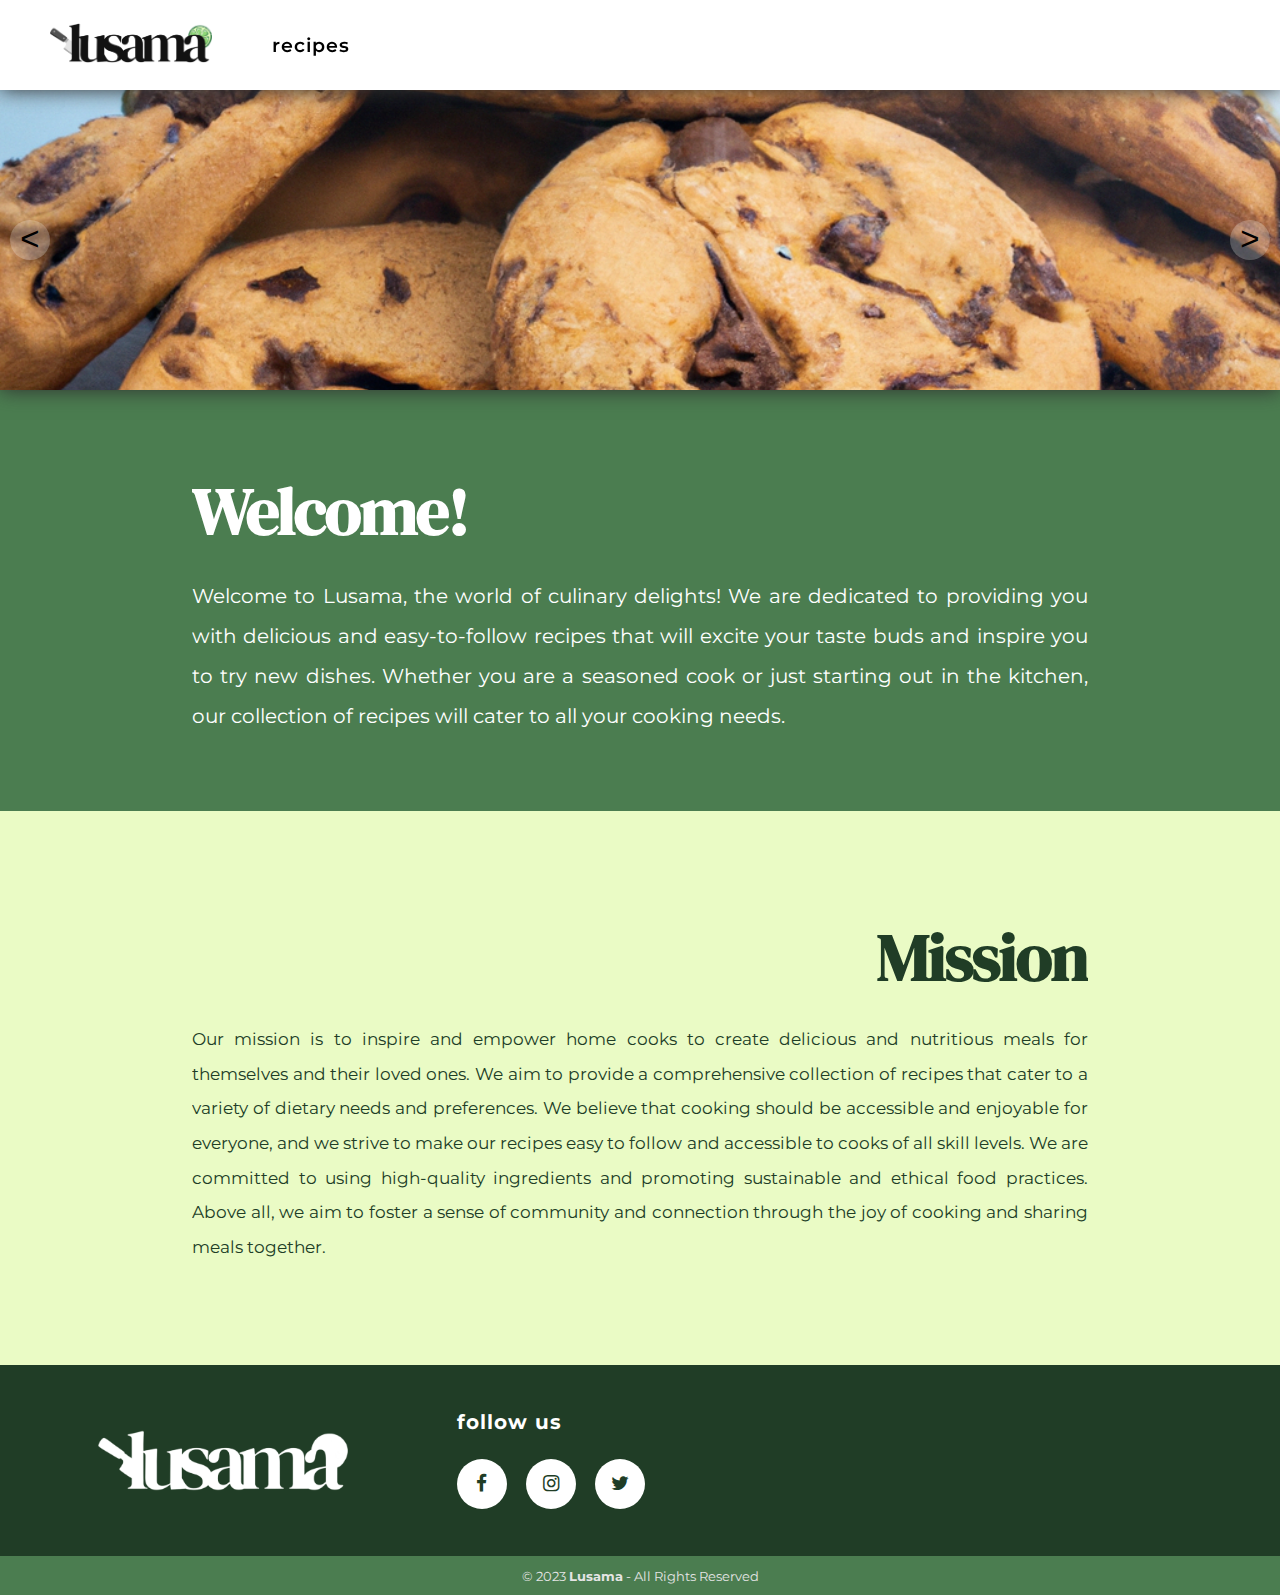
<file: index.html>
<!DOCTYPE html>
<html lang="en">
<head>
    <meta charset="UTF-8">
    <title>Lusama</title>
    <link rel="icon" type="image/x-icon" href="img/favicon.ico">
    <meta http-equiv="X-UA-Compatible" content="IE=edge">
    <meta name="viewport" content="width=device-width, initial-scale=1.0">
    <link rel="stylesheet" href="style.css">
    <link rel="preconnect" href="https://fonts.googleapis.com">
    <link rel="preconnect" href="https://fonts.gstatic.com" crossorigin>
    <link href="https://fonts.googleapis.com/css2?family=DM+Serif+Display:ital@0;1&family=Montserrat:ital,wght@0,100;0,200;0,300;0,400;0,500;0,600;1,100;1,200;1,300;1,400;1,500;1,600&display=swap" rel="stylesheet"> 
    <link rel="stylesheet" href="https://cdnjs.cloudflare.com/ajax/libs/font-awesome/4.7.0/css/font-awesome.min.css"> 
    <meta name="description" content="The best easy kitchen recipes">
    <meta name="keywords" content="recipes, kitchen, cooking">
</head>
<body>
    <nav class="navbar">
        <a href="index.html"><img src="img/logo.png" alt="Lusama" class="logo"></a>
        <ul class="nav">
            <li><a href="Recipes/recipes.html">RECIPES</a></li>
        </ul>
    </nav>

    <div class="container-slider">
        <div class="slider" id="slider">
            <div class="slider__section">
                <a href="Recipes/chocolatechips.html" > <img src="SLIDER-IMG/CHOCOLATE-CHIP-COOKIES.png" alt="" class="slider__img"> </a>
            </div>
            <div class="slider__section">
                <a href="Recipes/lasagna.html"><img src="SLIDER-IMG/LASAGNA.png" alt="" class="slider__img"></a>
            </div>
            <div class="slider__section">
                <a href="Recipes/flan.html"><img src="SLIDER-IMG/FLAN.png" alt="" class="slider__img"></a>
            </div>
            <div class="slider__section">
                <a href="Recipes/mushroom-soup.html"><img src="SLIDER-IMG/MUSHROOM SOUP.png" alt="" class="slider__img"></a>
            </div>  
        </div>
        <div class="slider__btn slider__btn--right" id="btn-right">&#62;</div>
        <div class="slider__btn slider__btn--left" id="btn-left">&#60;</div>
    </div>





<script src="slider.js"></script>

    <div class="about-us" id="introduction">
        <section class="container">
            <h2 class="title">Welcome!</h2>
            <article class="text-about-us">
                <p>Welcome to Lusama, the world of culinary delights! We are dedicated to providing you with delicious and easy-to-follow recipes that will excite your taste buds and inspire you to try new dishes. Whether you are a seasoned cook or just starting out in the kitchen, our collection of recipes will cater to all your cooking needs.</p>    
            </article>
        </section>
    </div>
    <div class="mission" id="mission">
        <section class="container">
            <h3 class="title">Mission</h3>
            <article class="text-mission">
                <p>Our mission is to inspire and empower home cooks to create delicious and nutritious meals for themselves and their loved ones. We aim to provide a comprehensive collection of recipes that cater to a variety of dietary needs and preferences. We believe that cooking should be accessible and enjoyable for everyone, and we strive to make our recipes easy to follow and accessible to cooks of all skill levels. We are committed to using high-quality ingredients and promoting sustainable and ethical food practices. Above all, we aim to foster a sense of community and connection through the joy of cooking and sharing meals together.</p>
            </article>
        </section>
    </div>
    <!-- Footerr -->
    <footer class="footer">
	    <div class="container">
            <div class="footer-col">
                <figure>
                    <a href="">
                        <img class="footer-logo" src="img/white-logo.png" alt="Lusama Logo">
                    </a>
                </figure>
            </div>
            <!-- <div class="footer-col">
                <h2>About Us</h2>
                <ul>
                    <li><a href="">Mission</a></li>
                    <li><a href="">Contact</a></li>
                </ul>
            </div> -->
            <div class="footer-col">
                <h2>Follow Us</h2>
                <div class="socialmedia">
                    <a href="https://www.facebook.com/profile.php?id=100091330115037" class="fa fa-facebook" target="_blank" rel="noopener noreferrer"></a>
                    <a href="https://instagram.com/lusaamaa?igshid=ZDdkNTZiNTM=" class="fa fa-instagram" target="_blank" rel="noopener noreferrer"></a>
                    <a href="https://twitter.com/LusamaKitchen?t=ewgMWmCyOSmjglhRljadDA&s=08" class="fa fa-twitter" target="_blank" rel="noopener noreferrer"></a>
                </div>
            </div>
        </div>
        <div class="copyright">
            <small>&copy; 2023 <b>Lusama</b> - All Rights Reserved</small>
        </div>
	</footer>
</body>
</html>
</file>
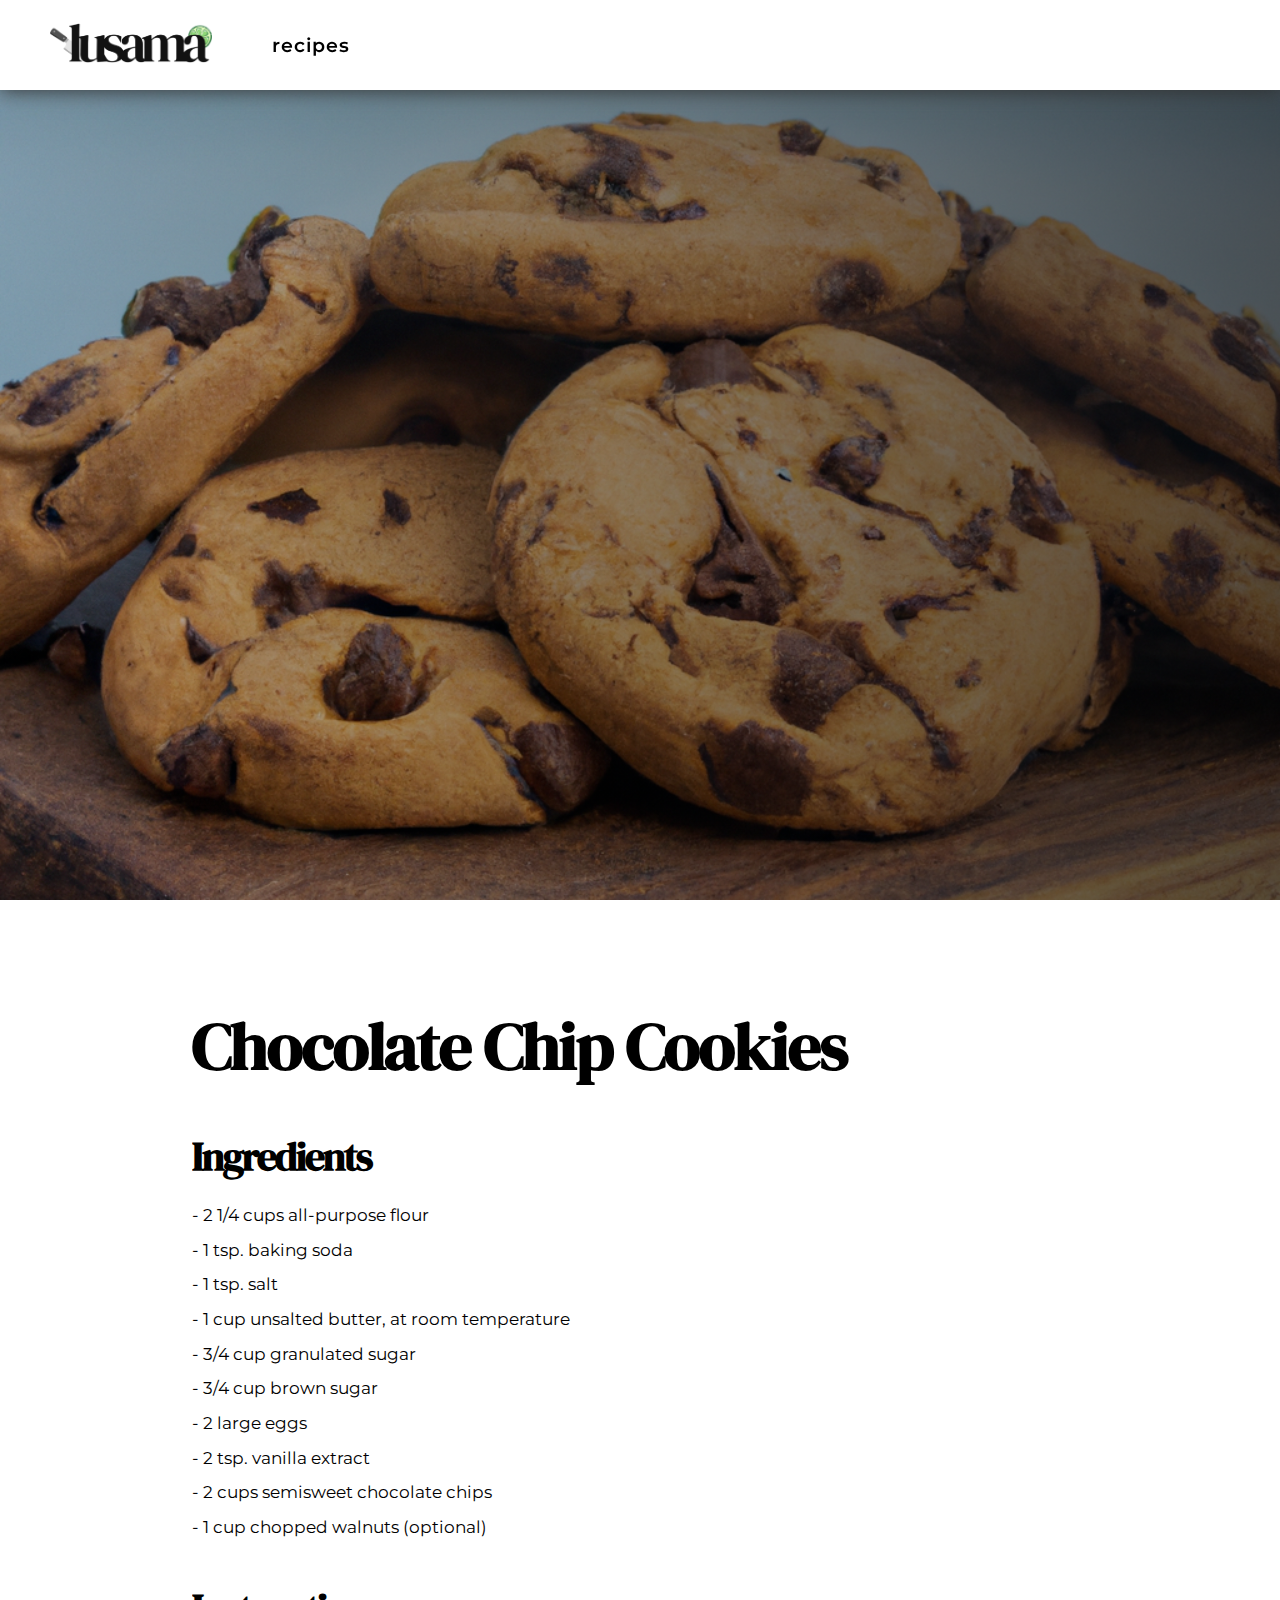
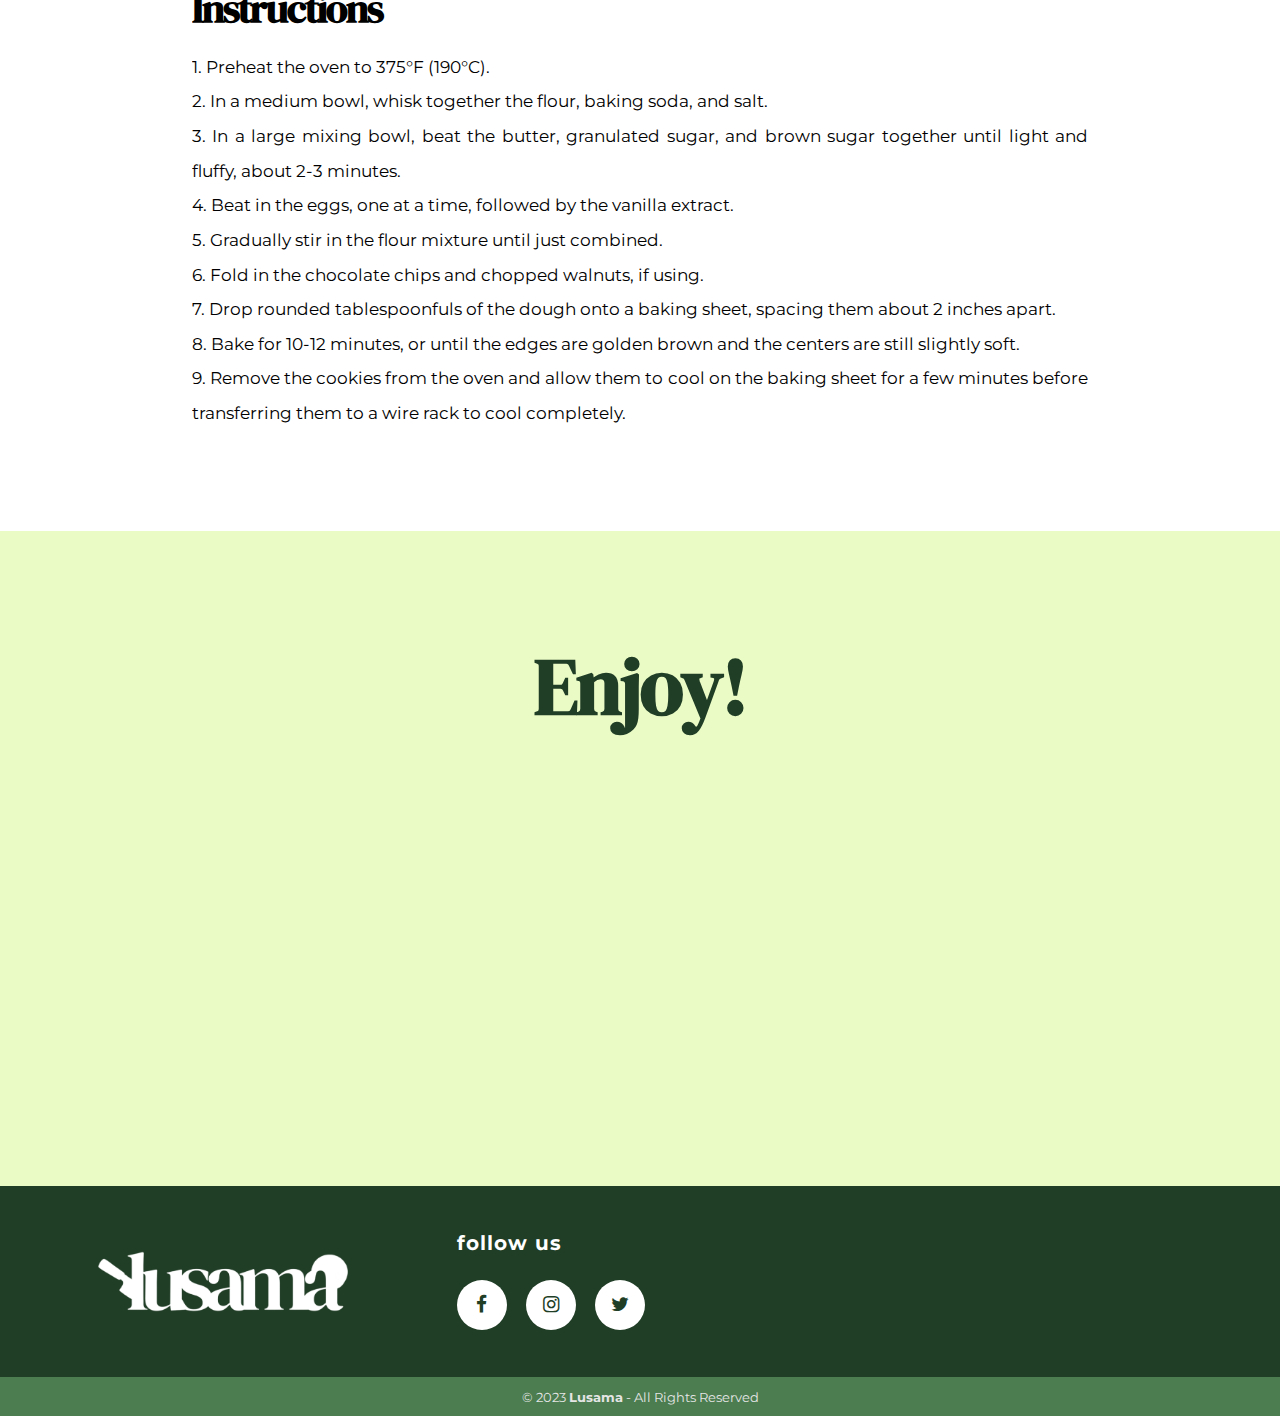
<file: Recipes/chocolatechips.html>
<!DOCTYPE html>
<html lang="en">
<head>
    <meta charset="UTF-8">
    <title>Chocolate Chip Cookies</title>
    <link rel="icon" type="image/x-icon" href="../img/favicon.ico">
    <meta http-equiv="X-UA-Compatible" content="IE=edge">
    <meta name="viewport" content="width=device-width, initial-scale=1.0">
    <link rel="stylesheet" href="../style.css">
    <link rel="preconnect" href="https://fonts.googleapis.com">
    <link rel="preconnect" href="https://fonts.gstatic.com" crossorigin>
    <link href="https://fonts.googleapis.com/css2?family=DM+Serif+Display:ital@0;1&family=Montserrat:ital,wght@0,100;0,200;0,300;0,400;0,500;0,600;1,100;1,200;1,300;1,400;1,500;1,600&display=swap" rel="stylesheet"> 
    <link rel="stylesheet" href="https://cdnjs.cloudflare.com/ajax/libs/font-awesome/4.7.0/css/font-awesome.min.css"> 
    <meta name="description" content="The best easy kitchen recipes">
    <meta name="keywords" content="recipes, kitchen, cooking">
</head>
<body>
    <nav class="navbar">
        <a href="../index.html"><img src="../img/logo.png" alt="Lusama" class="logo"></a>
        <ul class="nav">
            <li><a href="recipes.html">RECIPES</a></li>
        </ul>
    </nav>
    <div class="banner" id="cookie-banner"></div>
    <div class="recipe">
        <section class="container" id="flan-recipe">
            <h1 class="title">Chocolate Chip Cookies</h1><br>
            <article class="recipe-text">
                <h3>Ingredients</h3>
                <ul>
                    <li>- 2 1/4 cups all-purpose flour</li>
                    <li>- 1 tsp. baking soda</li>
                    <li>- 1 tsp. salt</li>
                    <li>- 1 cup unsalted butter, at room temperature</li>
                    <li>- 3/4 cup granulated sugar</li>
                    <li>- 3/4 cup brown sugar</li>
                    <li>- 2 large eggs</li>
                    <li>- 2 tsp. vanilla extract</li>
                    <li>- 2 cups semisweet chocolate chips</li>
                    <li>- 1 cup chopped walnuts (optional)</li>

                </ul><br><br>
                <h3>Instructions</h3>
                <p>1. Preheat the oven to 375°F (190°C).</p>
                <p>2. In a medium bowl, whisk together the flour, baking soda, and salt.</p>
                <p>3. In a large mixing bowl, beat the butter, granulated sugar, and brown sugar together until light and fluffy, about 2-3 minutes.</p>
                <p>4. Beat in the eggs, one at a time, followed by the vanilla extract.</p>
                <p>5. Gradually stir in the flour mixture until just combined.</p>
                <p>6. Fold in the chocolate chips and chopped walnuts, if using.</p>
                <p>7. Drop rounded tablespoonfuls of the dough onto a baking sheet, spacing them about 2 inches apart.</p>
                <p>8. Bake for 10-12 minutes, or until the edges are golden brown and the centers are still slightly soft.</p>
                <p>9. Remove the cookies from the oven and allow them to cool on the baking sheet for a few minutes before transferring them to a wire rack to cool completely.                </p>
            </article>
        </section>
        <section class="container" id="video-flan">
            <h2 class="title">Enjoy!</h2>    
            <div class="video"><iframe width="560" height="315" src="https://www.youtube.com/embed/3vUtRRZG0xY" title="YouTube video player" frameborder="0" allow="accelerometer; autoplay; clipboard-write; encrypted-media; gyroscope; picture-in-picture; web-share" allowfullscreen ></iframe></div>
        </section>
    </div>
    <footer class="footer">
	    <div class="container">
            <div class="footer-col">
                <figure>
                    <a href="">
                        <img class="footer-logo" src="../img/white-logo.png" alt="Lusama Logo">
                    </a>
                </figure>
            </div>
            <!-- <div class="footer-col">
                <h2>About Us</h2>
                <ul>
                    <li><a href="">Mission</a></li>
                    <li><a href="">Contact</a></li>
                </ul>
            </div> -->
            <div class="footer-col">
                <h2>Follow Us</h2>
                <div class="socialmedia">
                    <a href="https://www.facebook.com/profile.php?id=100091330115037" class="fa fa-facebook" target="_blank" rel="noopener noreferrer"></a>
                    <a href="https://instagram.com/lusaamaa?igshid=ZDdkNTZiNTM=" class="fa fa-instagram" target="_blank" rel="noopener noreferrer"></a>
                    <a href="https://twitter.com/LusamaKitchen?t=ewgMWmCyOSmjglhRljadDA&s=08" class="fa fa-twitter" target="_blank" rel="noopener noreferrer"></a>
                </div>
            </div>
        </div>
        <div class="copyright">
            <small>&copy; 2023 <b>Lusama</b> - All Rights Reserved</small>
        </div>
	</footer>
</body>
</html>
</file>
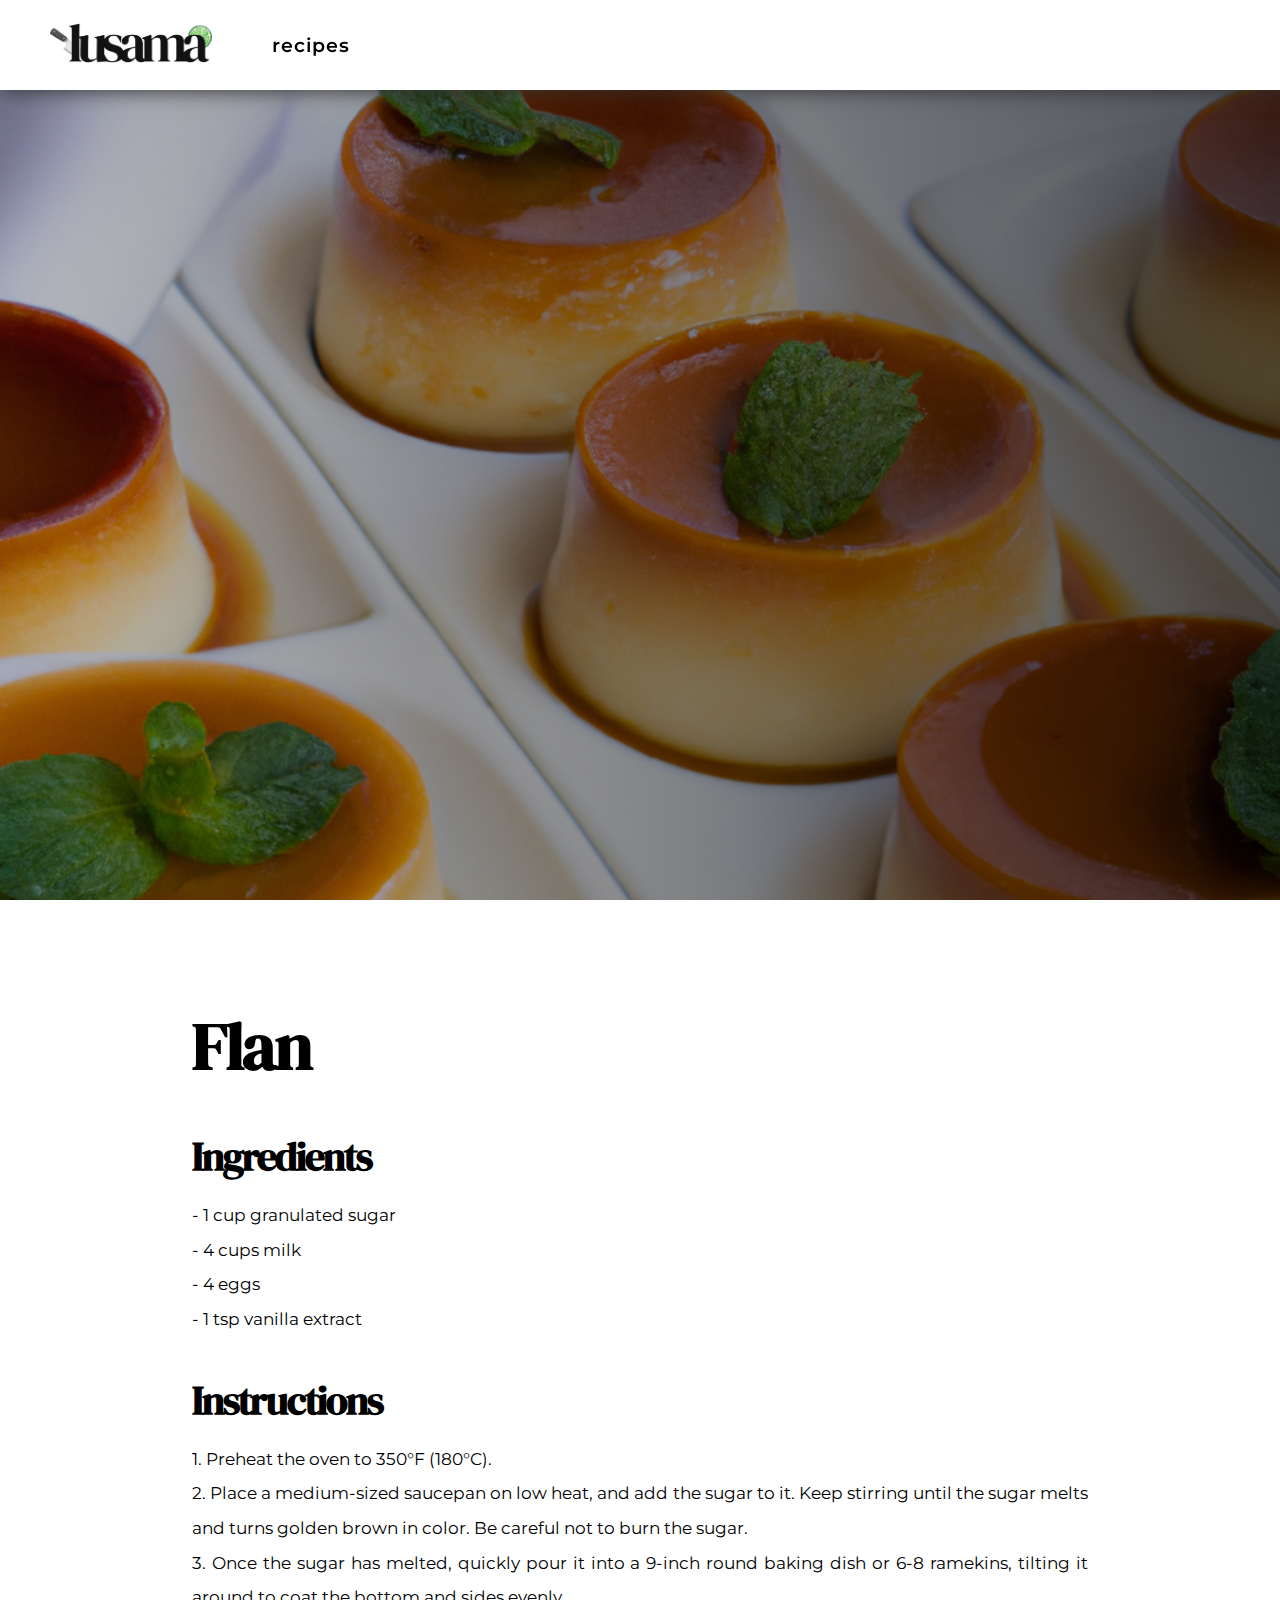
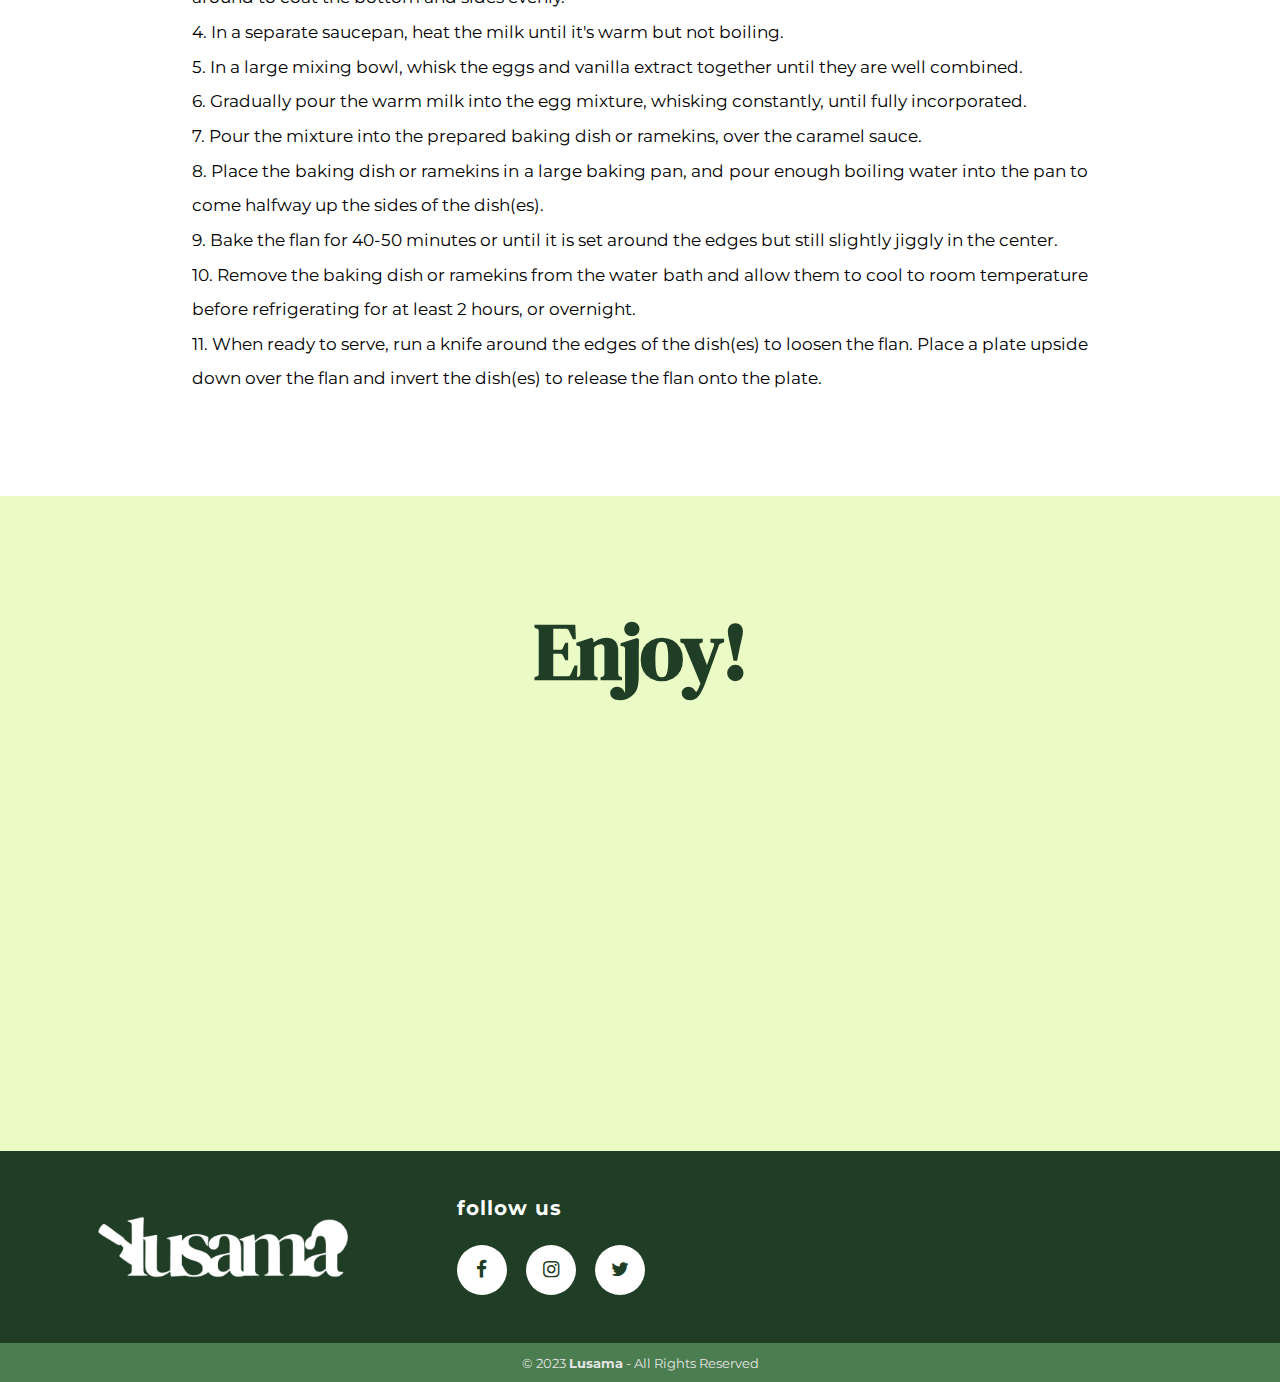
<file: Recipes/flan.html>
<!DOCTYPE html>
<html lang="en">
<head>
    <meta charset="UTF-8">
    <title>Flan</title>
    <link rel="icon" type="image/x-icon" href="../img/favicon.ico">
    <meta http-equiv="X-UA-Compatible" content="IE=edge">
    <meta name="viewport" content="width=device-width, initial-scale=1.0">
    <link rel="stylesheet" href="../style.css">
    <link rel="preconnect" href="https://fonts.googleapis.com">
    <link rel="preconnect" href="https://fonts.gstatic.com" crossorigin>
    <link href="https://fonts.googleapis.com/css2?family=DM+Serif+Display:ital@0;1&family=Montserrat:ital,wght@0,100;0,200;0,300;0,400;0,500;0,600;1,100;1,200;1,300;1,400;1,500;1,600&display=swap" rel="stylesheet"> 
    <link rel="stylesheet" href="https://cdnjs.cloudflare.com/ajax/libs/font-awesome/4.7.0/css/font-awesome.min.css"> 
    <meta name="description" content="The best easy kitchen recipes">
    <meta name="keywords" content="recipes, kitchen, cooking">
</head>
<body>
    <nav class="navbar">
        <a href="../index.html"><img src="../img/logo.png" alt="Lusama" class="logo"></a>
        <ul class="nav">
            <li><a href="recipes.html">RECIPES</a></li>
        </ul>
    </nav>
    <div class="banner" id="flan-banner"></div>
    <div class="recipe">
        <section class="container" id="flan-recipe">
            <h1 class="title">Flan</h1><br>
            <article class="recipe-text">
                <h3>Ingredients</h3>
                <ul>
                    <li>- 1 cup granulated sugar</li>
                    <li>- 4 cups milk</li>
                    <li>- 4 eggs</li>
                    <li>- 1 tsp vanilla extract</li>
                </ul><br><br>
                <h3>Instructions</h3>
                <p>1. Preheat the oven to 350°F (180°C).</p>
                <p>2. Place a medium-sized saucepan on low heat, and add the sugar to it. Keep stirring until the sugar melts and turns golden brown in color. Be careful not to burn the sugar.</p>
                <p>3. Once the sugar has melted, quickly pour it into a 9-inch round baking dish or 6-8 ramekins, tilting it around to coat the bottom and sides evenly.</p>
                <p>4. In a separate saucepan, heat the milk until it's warm but not boiling.</p>
                <p>5. In a large mixing bowl, whisk the eggs and vanilla extract together until they are well combined.</p>
                <p>6. Gradually pour the warm milk into the egg mixture, whisking constantly, until fully incorporated.</p>
                <p>7. Pour the mixture into the prepared baking dish or ramekins, over the caramel sauce.</p>
                <p>8. Place the baking dish or ramekins in a large baking pan, and pour enough boiling water into the pan to come halfway up the sides of the dish(es).</p>
                <p>9. Bake the flan for 40-50 minutes or until it is set around the edges but still slightly jiggly in the center.</p>
                <p>10. Remove the baking dish or ramekins from the water bath and allow them to cool to room temperature before refrigerating for at least 2 hours, or overnight.</p>
                <p>11. When ready to serve, run a knife around the edges of the dish(es) to loosen the flan. Place a plate upside down over the flan and invert the dish(es) to release the flan onto the plate.</p>
            </article>
        </section>
        <section class="container" id="video-flan">
            <h2 class="title">Enjoy!</h2>    
            <div class="video"><iframe width="560" height="315" src="https://www.youtube.com/embed/386FPNynuiU" title="YouTube video player" frameborder="0" allow="accelerometer; autoplay; clipboard-write; encrypted-media; gyroscope; picture-in-picture; web-share" allowfullscreen></iframe></div>
        </section>
    </div>
    <footer class="footer">
	    <div class="container">
            <div class="footer-col">
                <figure>
                    <a href="">
                        <img class="footer-logo" src="../img/white-logo.png" alt="Lusama Logo">
                    </a>
                </figure>
            </div>
            <!-- <div class="footer-col">
                <h2>About Us</h2>
                <ul>
                    <li><a href="">Mission</a></li>
                    <li><a href="">Contact</a></li>
                </ul>
            </div> -->
            <div class="footer-col">
                <h2>Follow Us</h2>
                <div class="socialmedia">
                    <a href="https://www.facebook.com/profile.php?id=100091330115037" class="fa fa-facebook" target="_blank" rel="noopener noreferrer"></a>
                    <a href="https://instagram.com/lusaamaa?igshid=ZDdkNTZiNTM=" class="fa fa-instagram" target="_blank" rel="noopener noreferrer"></a>
                    <a href="https://twitter.com/LusamaKitchen?t=ewgMWmCyOSmjglhRljadDA&s=08" class="fa fa-twitter" target="_blank" rel="noopener noreferrer"></a>
                </div>
            </div>
        </div>
        <div class="copyright">
            <small>&copy; 2023 <b>Lusama</b> - All Rights Reserved</small>
        </div>
	</footer>
</body>
</html>
</file>
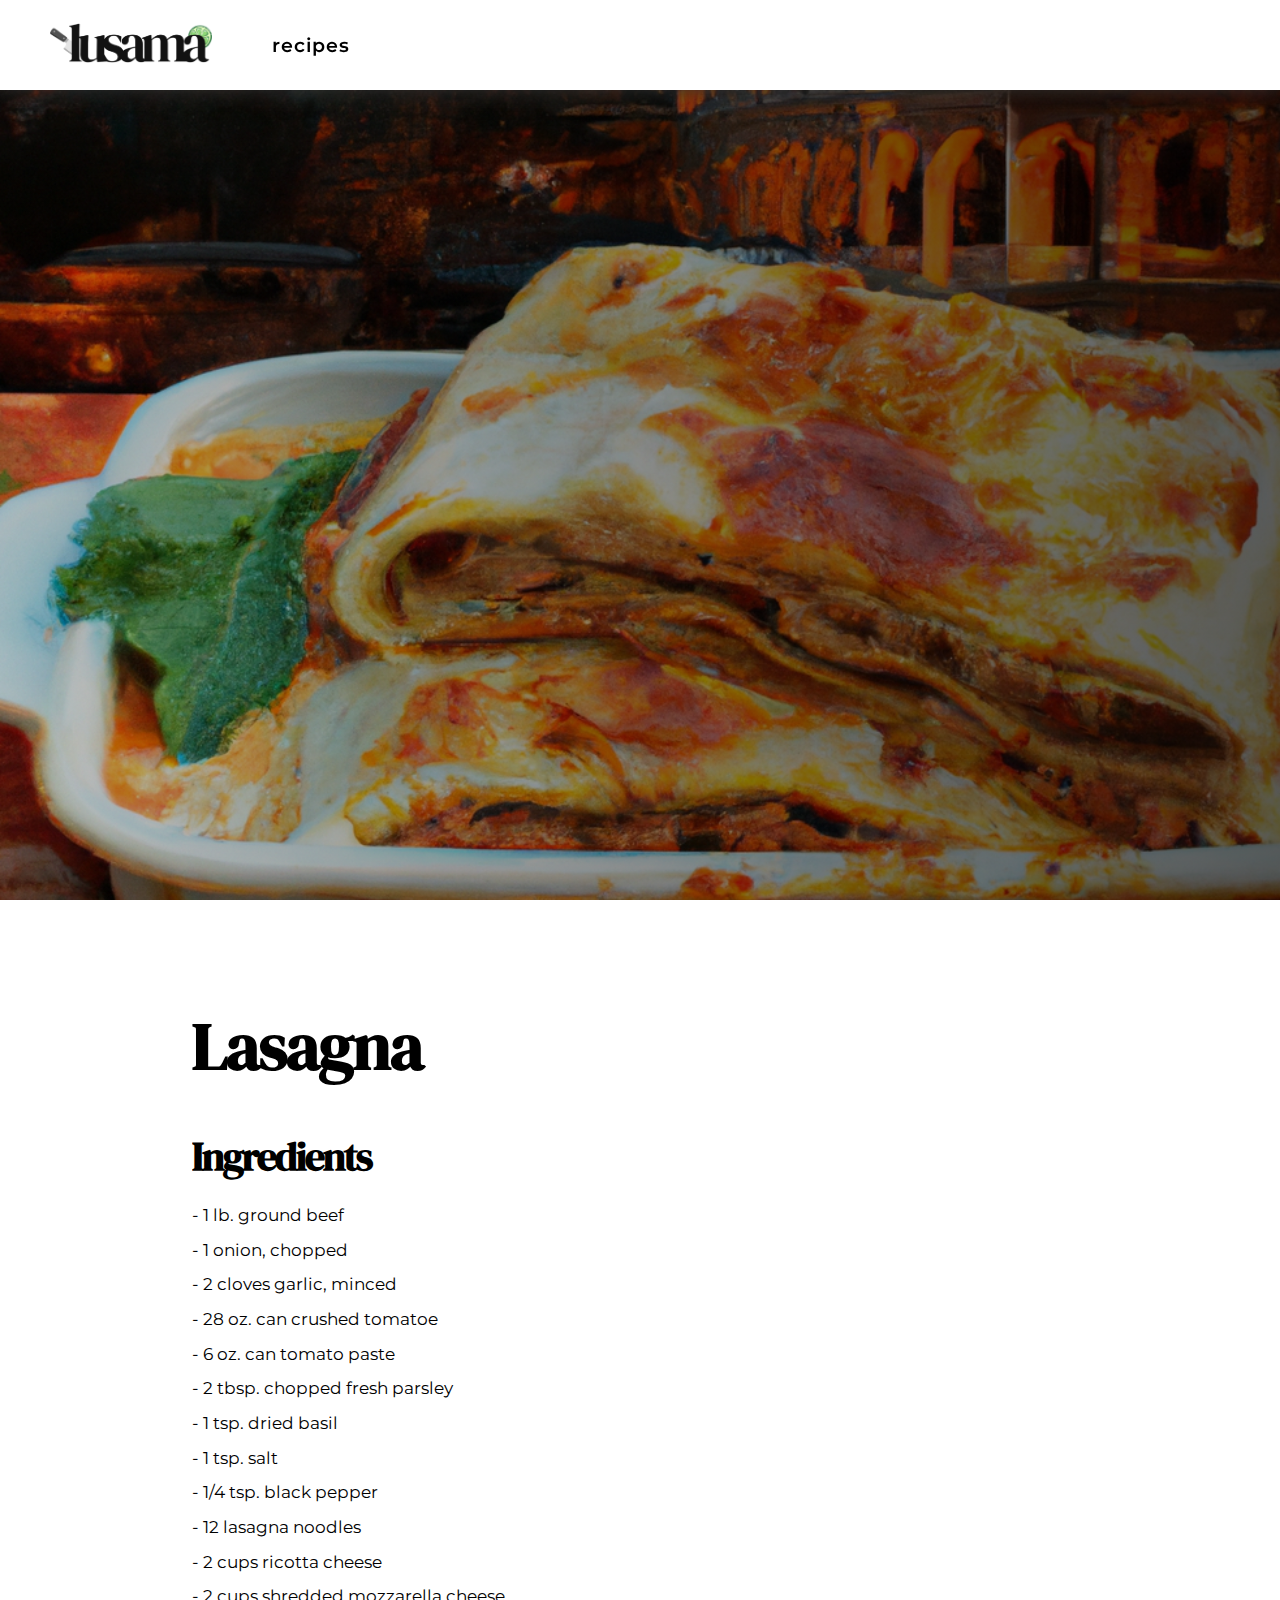
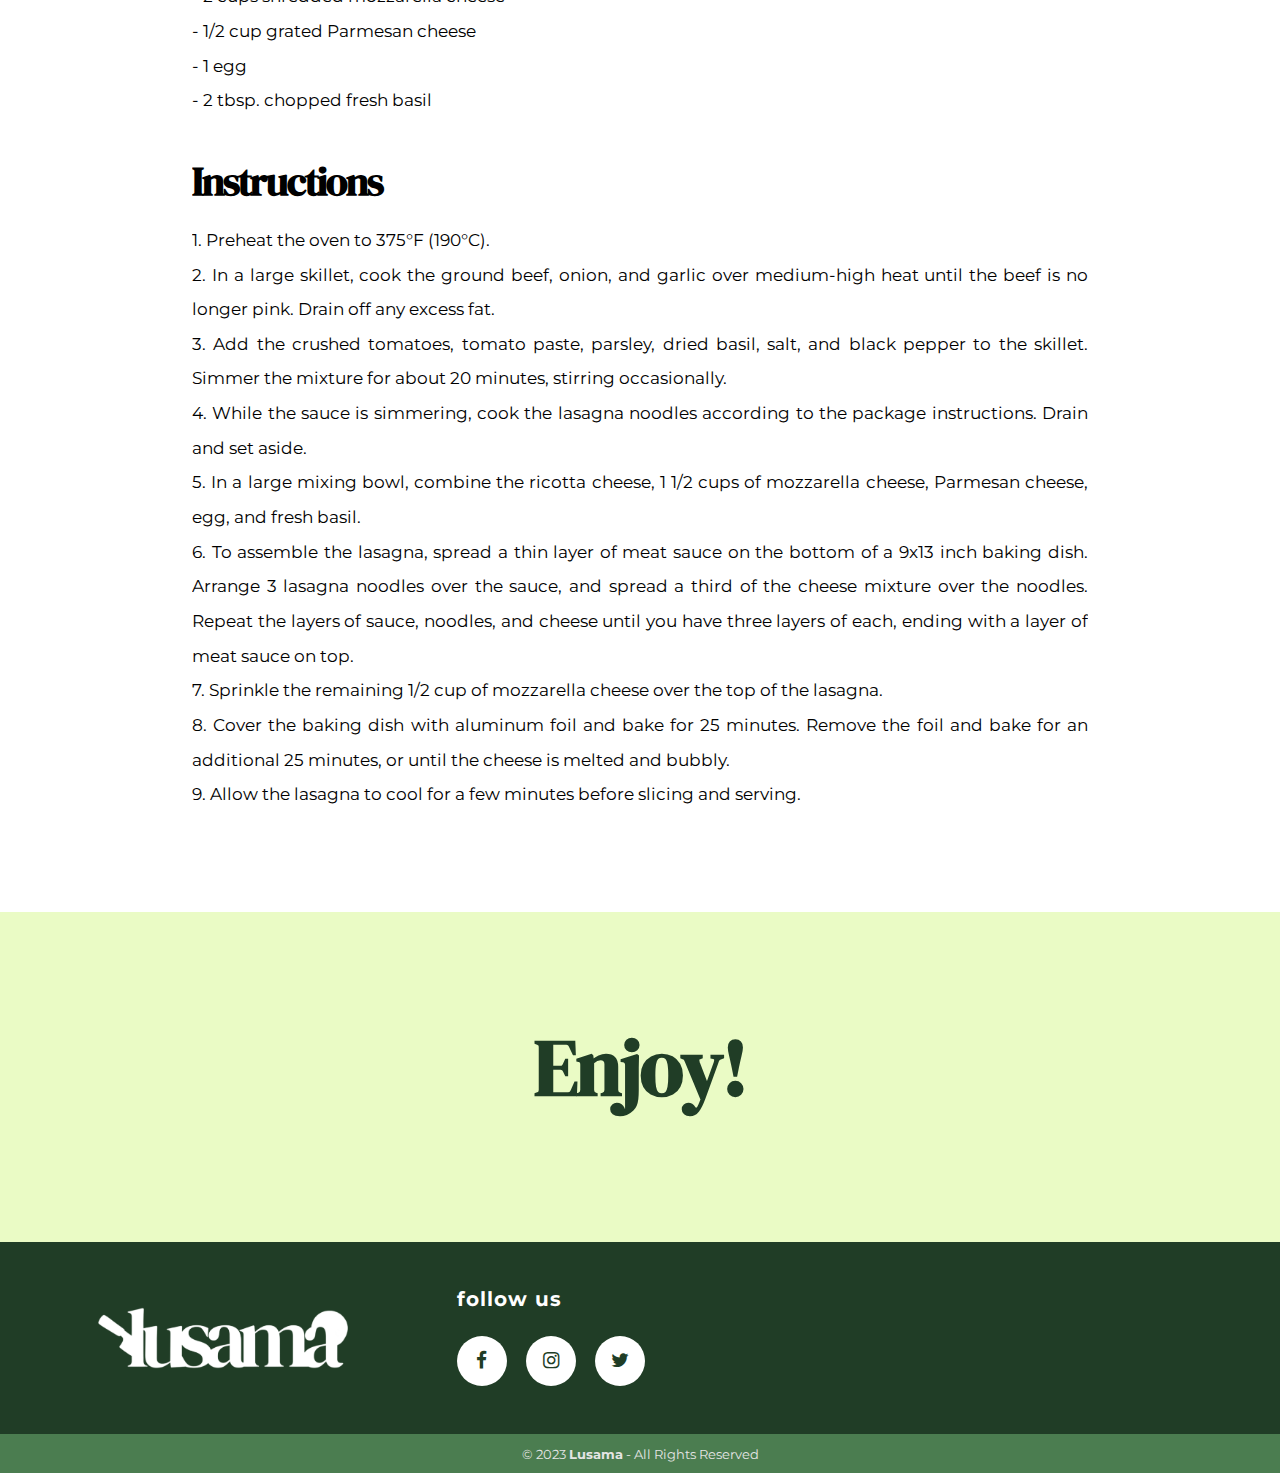
<file: Recipes/lasagna.html>
<!DOCTYPE html>
<html lang="en">
<head>
    <meta charset="UTF-8">
    <title>Lasagna</title>
    <link rel="icon" type="image/x-icon" href="../img/favicon.ico">
    <meta http-equiv="X-UA-Compatible" content="IE=edge">
    <meta name="viewport" content="width=device-width, initial-scale=1.0">
    <link rel="stylesheet" href="../style.css">
    <link rel="preconnect" href="https://fonts.googleapis.com">
    <link rel="preconnect" href="https://fonts.gstatic.com" crossorigin>
    <link href="https://fonts.googleapis.com/css2?family=DM+Serif+Display:ital@0;1&family=Montserrat:ital,wght@0,100;0,200;0,300;0,400;0,500;0,600;1,100;1,200;1,300;1,400;1,500;1,600&display=swap" rel="stylesheet"> 
    <link rel="stylesheet" href="https://cdnjs.cloudflare.com/ajax/libs/font-awesome/4.7.0/css/font-awesome.min.css"> 
    <meta name="description" content="The best easy kitchen recipes">
    <meta name="keywords" content="recipes, kitchen, cooking">
</head>
<body>
    <nav class="navbar">
        <a href="../index.html"><img src="../img/logo.png" alt="Lusama" class="logo"></a>
        <ul class="nav">
            <li><a href="recipes.html">RECIPES</a></li>
        </ul>
    </nav>
    <div class="banner" id="lasagna-banner"></div>
    <div class="recipe">
        <section class="container" id="flan-recipe">
            <h1 class="title">Lasagna</h1><br>
            <article class="recipe-text">
                <h3>Ingredients</h3>
                <ul>
                    <li>- 1 lb. ground beef</li>
                    <li>- 1 onion, chopped</li>
                    <li>- 2 cloves garlic, minced</li>
                    <li>- 28 oz. can crushed tomatoe</li>
                    <li>- 6 oz. can tomato paste</li>
                    <li>- 2 tbsp. chopped fresh parsley</li>
                    <li>- 1 tsp. dried basil</li>
                    <li>- 1 tsp. salt</li>
                    <li>- 1/4 tsp. black pepper</li>
                    <li>- 12 lasagna noodles</li>
                    <li>- 2 cups ricotta cheese</li>
                    <li>- 2 cups shredded mozzarella cheese</li>
                    <li>- 1/2 cup grated Parmesan cheese</li>
                    <li>- 1 egg</li>
                    <li>- 2 tbsp. chopped fresh basil</li>
                </ul><br><br>
                <h3>Instructions</h3>
                <p>1. Preheat the oven to 375°F (190°C).</p>
                <p>2. In a large skillet, cook the ground beef, onion, and garlic over medium-high heat until the beef is no longer pink. Drain off any excess fat.</p>
                <p>3. Add the crushed tomatoes, tomato paste, parsley, dried basil, salt, and black pepper to the skillet. Simmer the mixture for about 20 minutes, stirring occasionally.</p>
                <p>4. While the sauce is simmering, cook the lasagna noodles according to the package instructions. Drain and set aside.</p>
                <p>5. In a large mixing bowl, combine the ricotta cheese, 1 1/2 cups of mozzarella cheese, Parmesan cheese, egg, and fresh basil.</p>
                <p>6. To assemble the lasagna, spread a thin layer of meat sauce on the bottom of a 9x13 inch baking dish. Arrange 3 lasagna noodles over the sauce, and spread a third of the cheese mixture over the noodles. Repeat the layers of sauce, noodles, and cheese until you have three layers of each, ending with a layer of meat sauce on top.</p>
                <p>7. Sprinkle the remaining 1/2 cup of mozzarella cheese over the top of the lasagna.</p>
                <p>8. Cover the baking dish with aluminum foil and bake for 25 minutes. Remove the foil and bake for an additional 25 minutes, or until the cheese is melted and bubbly.</p>
                <p>9. Allow the lasagna to cool for a few minutes before slicing and serving.</p>
            </article>
        </section>
        <section class="container" id="video-flan">
            <h2 class="title">Enjoy!</h2>    
        </section>
    </div>
    <footer class="footer">
	    <div class="container">
            <div class="footer-col">
                <figure>
                    <a href="">
                        <img class="footer-logo" src="../img/white-logo.png" alt="Lusama Logo">
                    </a>
                </figure>
            </div>
            <!-- <div class="footer-col">
                <h2>About Us</h2>
                <ul>
                    <li><a href="">Mission</a></li>
                    <li><a href="">Contact</a></li>
                </ul>
            </div> -->
            <div class="footer-col">
                <h2>Follow Us</h2>
                <div class="socialmedia">
                    <a href="https://www.facebook.com/profile.php?id=100091330115037" class="fa fa-facebook" target="_blank" rel="noopener noreferrer"></a>
                    <a href="https://instagram.com/lusaamaa?igshid=ZDdkNTZiNTM=" class="fa fa-instagram" target="_blank" rel="noopener noreferrer"></a>
                    <a href="https://twitter.com/LusamaKitchen?t=ewgMWmCyOSmjglhRljadDA&s=08" class="fa fa-twitter" target="_blank" rel="noopener noreferrer"></a>
                </div>
            </div>
        </div>
        <div class="copyright">
            <small>&copy; 2023 <b>Lusama</b> - All Rights Reserved</small>
        </div>
	</footer>
</body>
</html>
</file>
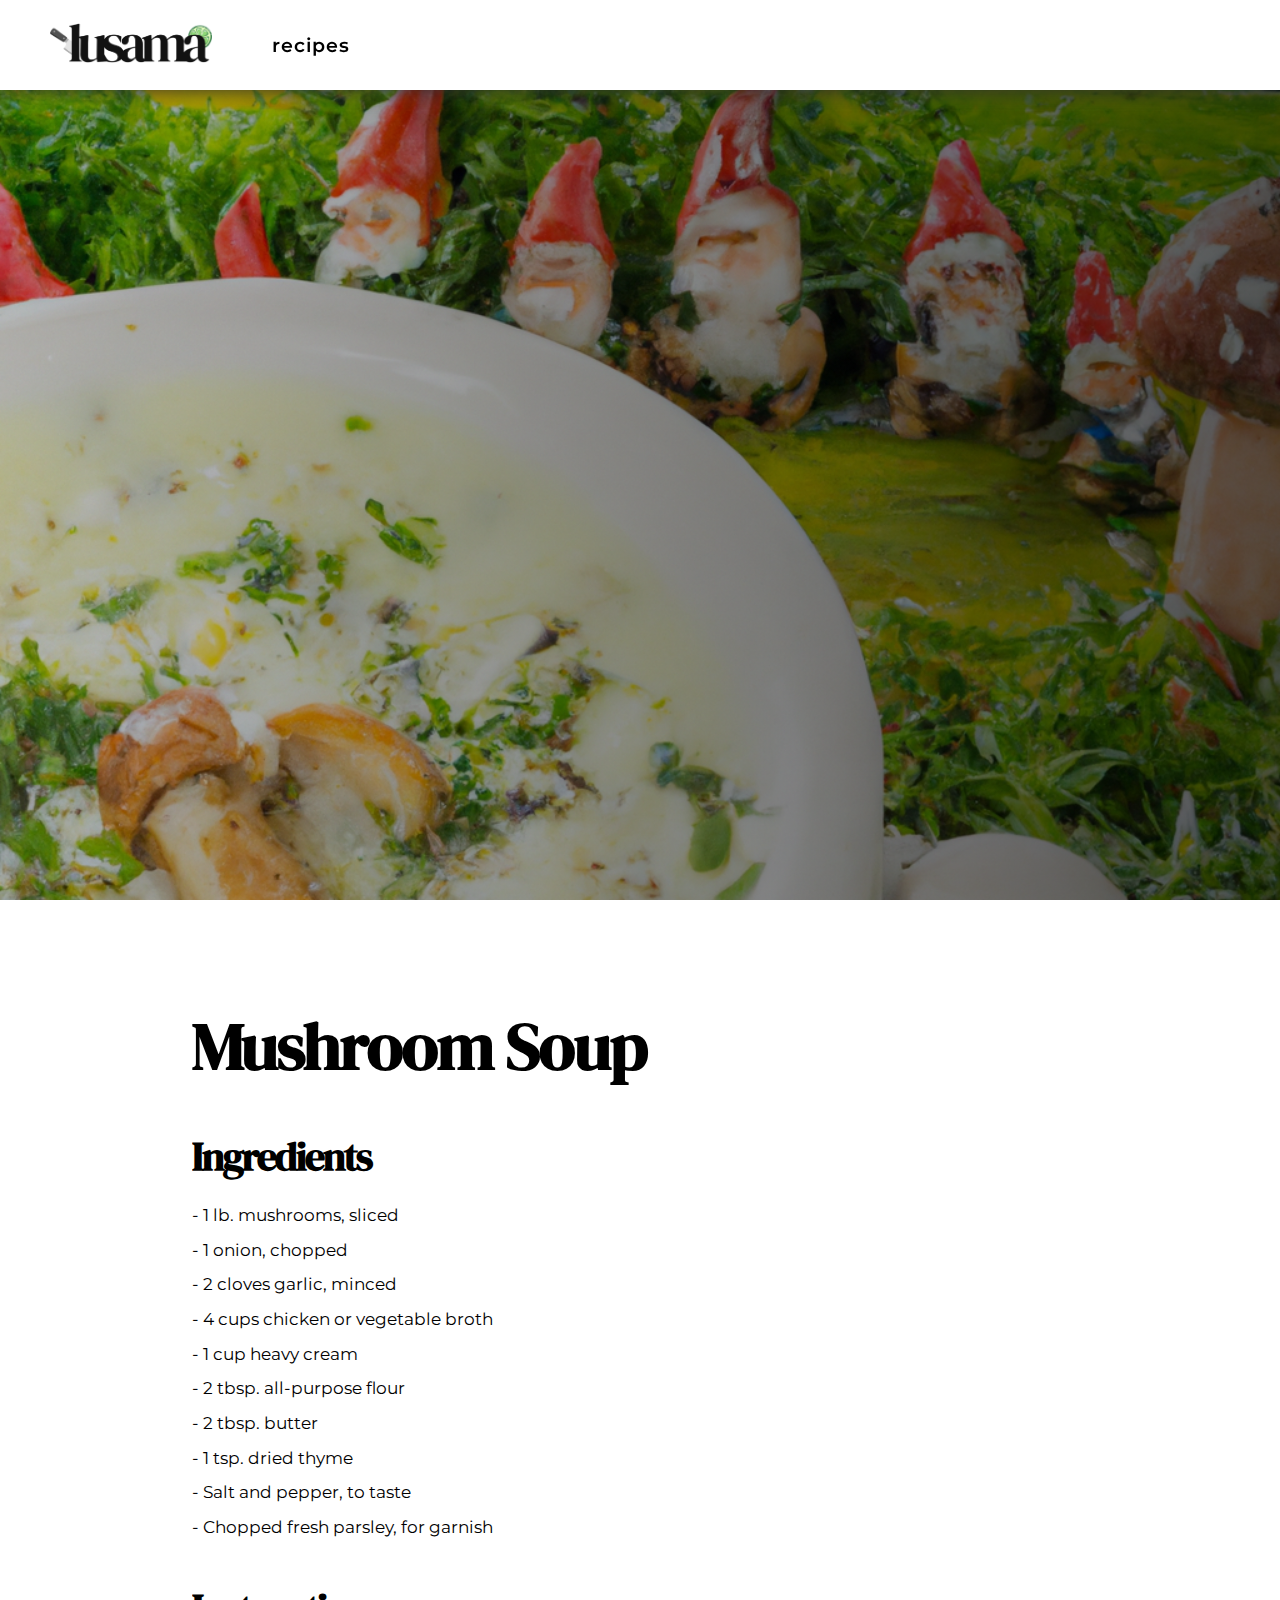
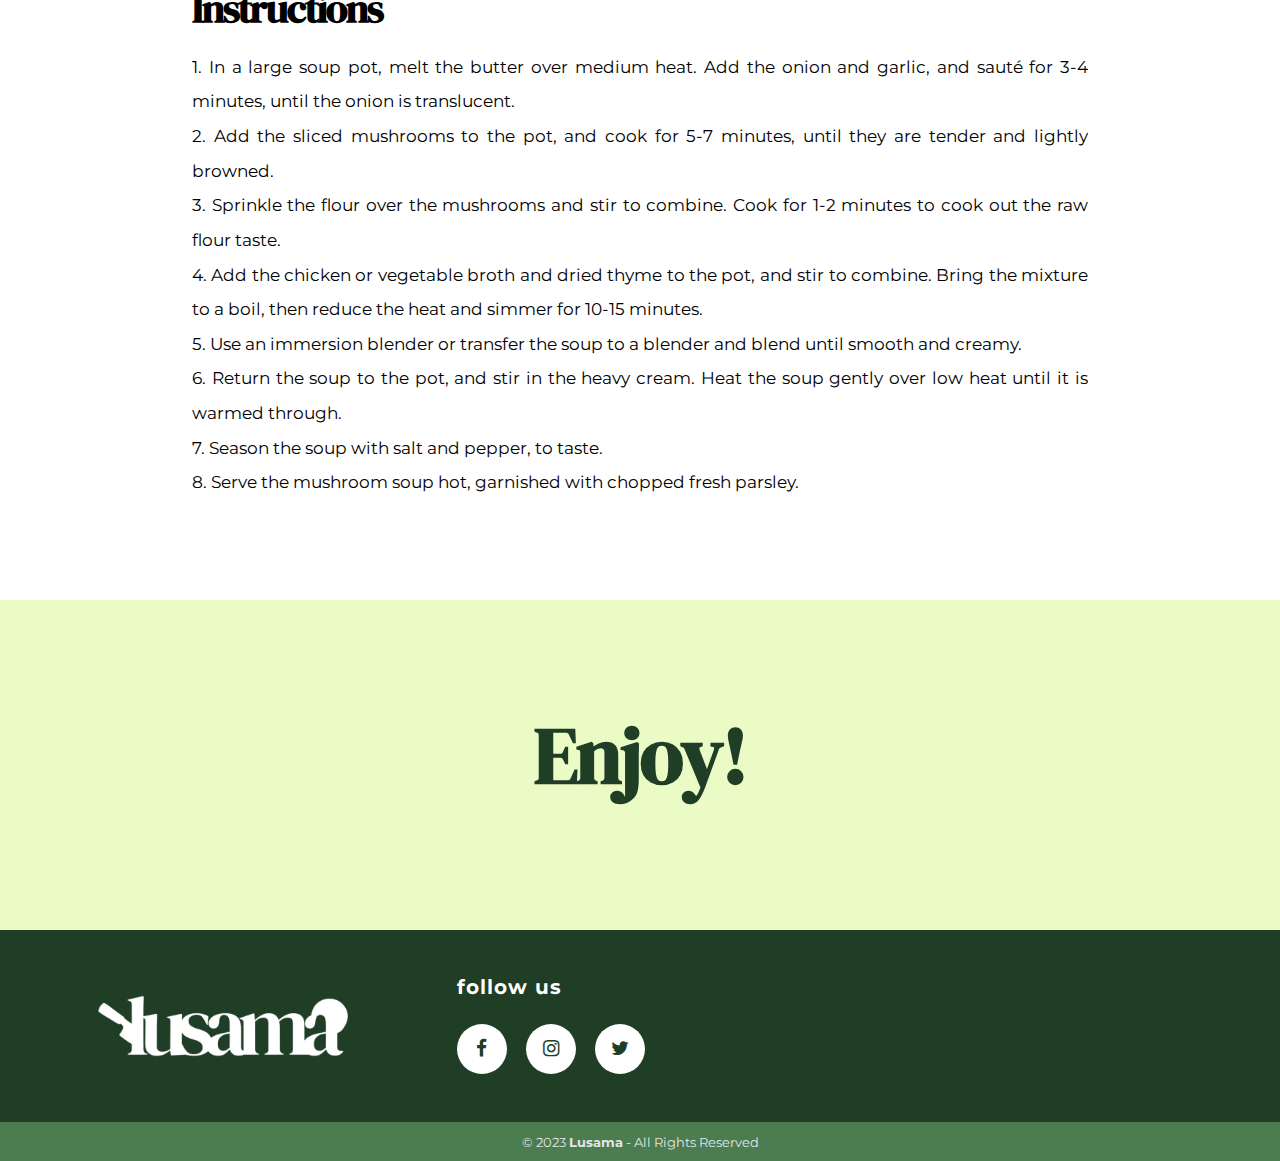
<file: Recipes/mushroom-soup.html>
<!DOCTYPE html>
<html lang="en">
<head>
    <meta charset="UTF-8">
    <title>Mushroom Soup</title>
    <link rel="icon" type="image/x-icon" href="../img/favicon.ico">
    <meta http-equiv="X-UA-Compatible" content="IE=edge">
    <meta name="viewport" content="width=device-width, initial-scale=1.0">
    <link rel="stylesheet" href="../style.css">
    <link rel="preconnect" href="https://fonts.googleapis.com">
    <link rel="preconnect" href="https://fonts.gstatic.com" crossorigin>
    <link href="https://fonts.googleapis.com/css2?family=DM+Serif+Display:ital@0;1&family=Montserrat:ital,wght@0,100;0,200;0,300;0,400;0,500;0,600;1,100;1,200;1,300;1,400;1,500;1,600&display=swap" rel="stylesheet"> 
    <link rel="stylesheet" href="https://cdnjs.cloudflare.com/ajax/libs/font-awesome/4.7.0/css/font-awesome.min.css"> 
    <meta name="description" content="The best easy kitchen recipes">
    <meta name="keywords" content="recipes, kitchen, cooking">
</head>
<body>
    <nav class="navbar">
        <a href="../index.html"><img src="../img/logo.png" alt="Lusama" class="logo"></a>
        <ul class="nav">
            <li><a href="recipes.html">RECIPES</a></li>
        </ul>
    </nav>
    <div class="banner" id="mushroom-soup-banner"></div>
    <div class="recipe">
        <section class="container" id="flan-recipe">
            <h1 class="title">Mushroom Soup</h1><br>
            <article class="recipe-text">
                <h3>Ingredients</h3>
                <ul>
                    <li>- 1 lb. mushrooms, sliced</li>
                    <li>- 1 onion, chopped</li>
                    <li>- 2 cloves garlic, minced</li>
                    <li>- 4 cups chicken or vegetable broth</li>
                    <li>- 1 cup heavy cream</li>
                    <li>- 2 tbsp. all-purpose flour</li>
                    <li>- 2 tbsp. butter</li>
                    <li>- 1 tsp. dried thyme</li>
                    <li>- Salt and pepper, to taste</li>
                    <li>- Chopped fresh parsley, for garnish</li>
                </ul><br><br>
                <h3>Instructions</h3>
                <p>1. In a large soup pot, melt the butter over medium heat. Add the onion and garlic, and sauté for 3-4 minutes, until the onion is translucent.</p>
                <p>2. Add the sliced mushrooms to the pot, and cook for 5-7 minutes, until they are tender and lightly browned.</p>
                <p>3. Sprinkle the flour over the mushrooms and stir to combine. Cook for 1-2 minutes to cook out the raw flour taste.</p>
                <p>4. Add the chicken or vegetable broth and dried thyme to the pot, and stir to combine. Bring the mixture to a boil, then reduce the heat and simmer for 10-15 minutes.</p>
                <p>5. Use an immersion blender or transfer the soup to a blender and blend until smooth and creamy.</p>
                <p>6. Return the soup to the pot, and stir in the heavy cream. Heat the soup gently over low heat until it is warmed through.</p>
                <p>7. Season the soup with salt and pepper, to taste.</p>
                <p>8. Serve the mushroom soup hot, garnished with chopped fresh parsley.</p>
            </article>
        </section>
        <section class="container" id="video-flan">
            <h2 class="title">Enjoy!</h2>    
        </section>
    </div>
    <footer class="footer">
	    <div class="container">
            <div class="footer-col">
                <figure>
                    <a href="">
                        <img class="footer-logo" src="../img/white-logo.png" alt="Lusama Logo">
                    </a>
                </figure>
            </div>
            <!-- <div class="footer-col">
                <h2>About Us</h2>
                <ul>
                    <li><a href="">Mission</a></li>
                    <li><a href="">Contact</a></li>
                </ul>
            </div> -->
            <div class="footer-col">
                <h2>Follow Us</h2>
                <div class="socialmedia">
                    <a href="https://www.facebook.com/profile.php?id=100091330115037" class="fa fa-facebook" target="_blank" rel="noopener noreferrer"></a>
                    <a href="https://instagram.com/lusaamaa?igshid=ZDdkNTZiNTM=" class="fa fa-instagram" target="_blank" rel="noopener noreferrer"></a>
                    <a href="https://twitter.com/LusamaKitchen?t=ewgMWmCyOSmjglhRljadDA&s=08" class="fa fa-twitter" target="_blank" rel="noopener noreferrer"></a>
                </div>
            </div>
        </div>
        <div class="copyright">
            <small>&copy; 2023 <b>Lusama</b> - All Rights Reserved</small>
        </div>
	</footer>
</body>
</html>
</file>
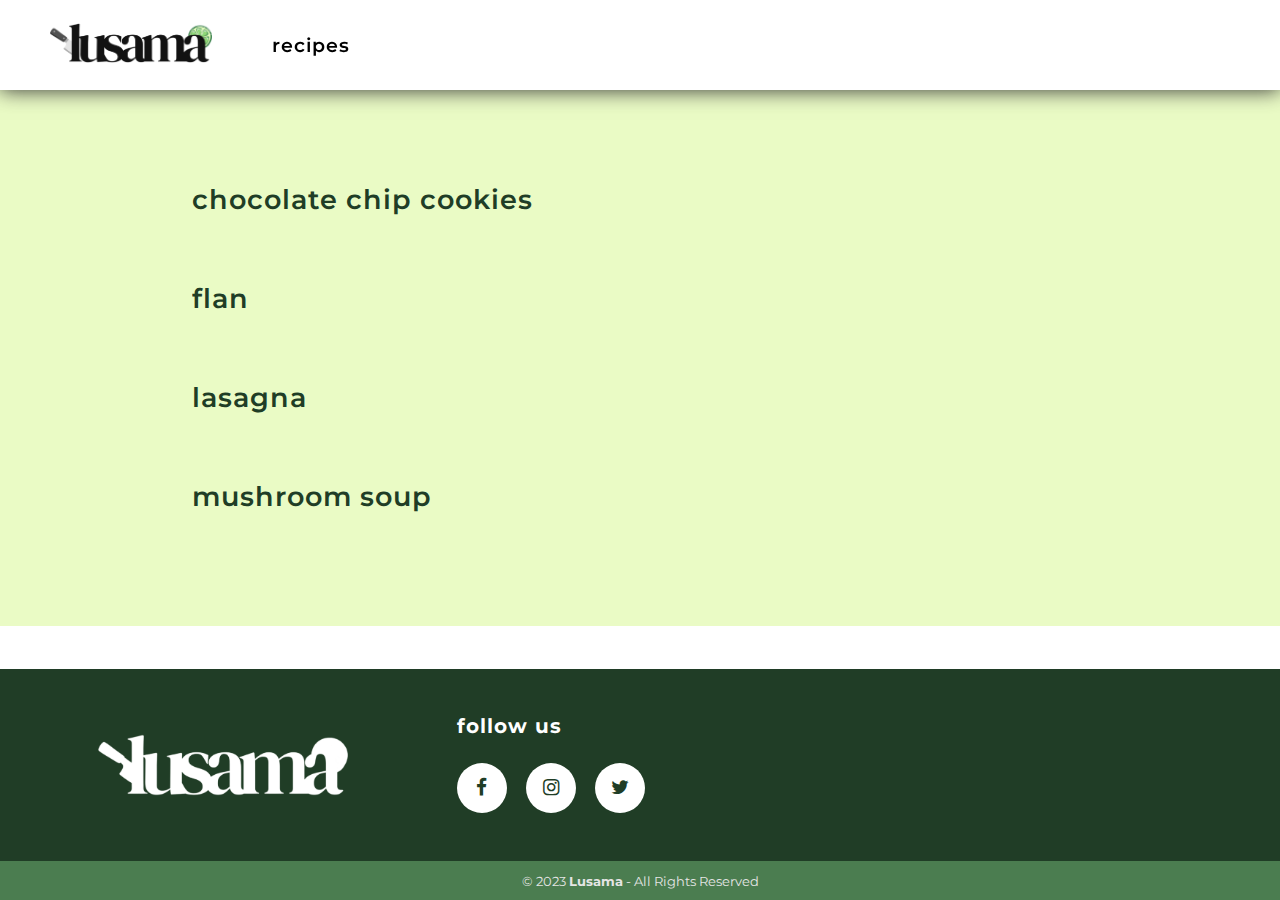
<file: Recipes/recipes.html>
<!DOCTYPE html>
<html lang="en">
<head>
    <meta charset="UTF-8">
    <title>Lusama</title>
    <link rel="icon" type="image/x-icon" href="img/favicon.ico">
    <meta http-equiv="X-UA-Compatible" content="IE=edge">
    <meta name="viewport" content="width=device-width, initial-scale=1.0">
    <link rel="stylesheet" href="../style.css">
    <link rel="preconnect" href="https://fonts.googleapis.com">
    <link rel="preconnect" href="https://fonts.gstatic.com" crossorigin>
    <link href="https://fonts.googleapis.com/css2?family=DM+Serif+Display:ital@0;1&family=Montserrat:ital,wght@0,100;0,200;0,300;0,400;0,500;0,600;1,100;1,200;1,300;1,400;1,500;1,600&display=swap" rel="stylesheet"> 
    <link rel="stylesheet" href="https://cdnjs.cloudflare.com/ajax/libs/font-awesome/4.7.0/css/font-awesome.min.css"> 
    <meta name="description" content="The best easy kitchen recipes">
    <meta name="keywords" content="recipes, kitchen, cooking">
</head>
<body>
    <nav class="navbar">
        <a href="../index.html"><img src="../img/logo.png" alt="Lusama" class="logo"></a>
        <ul class="nav">
            <li><a href="../Recipes/recipes.html">RECIPES</a></li>
        </ul>
    </nav>

    <div id="div-all-recipes">
        <section class="container" id="all-recipes">
            <ul class="recipes-title">
                <li><a href="chocolatechips.html"><h3 class="title">Chocolate Chip Cookies</h3></a></li>
                <li><a href="flan.html"><h3 class="title">Flan</h3></a></li>
                <li><a href="lasagna.html"><h3 class="title">Lasagna</h3></a></li>
                <li><a href="mushroom-soup.html"><h3 class="title">Mushroom Soup</h3></a></li>
            </ul>
        </section>
    </div>
    <footer class="footer">
	    <div class="container">
            <div class="footer-col">
                <figure>
                    <a href="">
                        <img class="footer-logo" src="../img/white-logo.png" alt="Lusama Logo">
                    </a>
                </figure>
            </div>
            <!-- <div class="footer-col">
                <h2>About Us</h2>
                <ul>
                    <li><a href="">Mission</a></li>
                    <li><a href="">Contact</a></li>
                </ul>
            </div> -->
            <div class="footer-col">
                <h2>Follow Us</h2>
                <div class="socialmedia">
                    <a href="https://www.facebook.com/profile.php?id=100091330115037" class="fa fa-facebook" target="_blank" rel="noopener noreferrer"></a>
                    <a href="https://instagram.com/lusaamaa?igshid=ZDdkNTZiNTM=" class="fa fa-instagram" target="_blank" rel="noopener noreferrer"></a>
                    <a href="https://twitter.com/LusamaKitchen?t=ewgMWmCyOSmjglhRljadDA&s=08" class="fa fa-twitter" target="_blank" rel="noopener noreferrer"></a>
                </div>
            </div>
        </div>
        <div class="copyright">
            <small>&copy; 2023 <b>Lusama</b> - All Rights Reserved</small>
        </div>
	</footer>
</body>
</html>
</file>
<file: style.css>
html {
    scroll-behavior: smooth;
  }

* {
    margin: 0;
    padding: 0;
    box-sizing: border-box;
}

body {
    min-height: 100vh;
    display: flex;
    flex-direction: column;
}

.navbar {
    position: fixed;
    display: flex; 
    justify-content: left;
    align-items: center;
    text-align: center;
    flex-direction: row;
    flex-wrap: wrap;
    background-color: #ffffff;
    width: 100%;
    height: 90px;
    z-index: 1;
    box-shadow: 0 0 20px 0 rgb(47, 47, 47);
}

.nav {
    display: flex;
    justify-content: right;
    list-style: none;
    margin-right: 200px;
}

.logo {
    flex: 1 1 auto;
    max-height: 40px;
    margin-top: 3px;
    margin-left: 20px;
    
}

a {
    margin: 0 15px;
    padding: 15px;
    color: #000;
    text-decoration: none;
    text-transform: lowercase;
    font-family: "Montserrat", sans-serif;
    font-weight: 600;
    font-size: 14pt;
  }
  
nav a {
    height: 80px;
    letter-spacing: 1px;
    transition: all 400ms ease;
    position: relative;
  }
  
nav a:hover {
    color: #4b7d50;
    font-size: 20px;
  }

.footer {
    width: 100%;
    background-color: rgb(32, 61, 38);
    color: #fff;
    margin-top: auto;
  }

.footer .container {
    width: 100%;
    max-width: 1200px;
    margin: auto;
    display: grid;
    grid-template-columns: repeat(3, 1fr);
    grid-gap: 50px;
    padding: 45px 0px;
  }

.footer .container .footer-col figure {
    width: 100%;
    height: 100%;
    display: flex;
    justify-content: center;
    align-items: center;
  }

.footer .container .footer-col figure img {
    width: 250px;
    margin-top: 5px;
  }

.footer .container .footer-col h2 {
    margin-bottom: 25px;
    font-family: "Montserrat", sans-serif;
    text-transform: lowercase;
    font-size: 20px;
    letter-spacing: 1px;
  }

.footer .container .footer-col ul {
    margin-bottom: 10px;
    list-style-type: none;
    line-height: 1.8;
}

.footer .container .footer-col ul li a {
    color: #fff;
    margin: 0;
    padding: 0;
    font-size: smaller;
    font-weight: 400;
}

.footer .container .footer-col .socialmedia a {
    display: inline-block;
    text-decoration: none; 
    width: 50px;   
    height: 50px;
    color: rgb(32, 61, 38);
    margin-right: 15px;
    margin-left: 0;
    background-color: #fff;
    border-radius: 50%;
    text-align: center;
    transition: all 400ms ease;
    font-size: larger;
}

.footer .container .footer-col .socialmedia a:hover {
    color:#fff;
    background-color: #4b7d50;
}

.footer .copyright {
    background-color: #4b7d50;
    padding: 10px 10px;
    text-align: center;
    color: #e5e5e5;
    font-family: "Montserrat", sans-serif;
}

#introduction {
    background-color: #4b7d50;
    color: #fff;
    padding-top: 75px;
  padding-bottom: 75px;
  
}

.container{
    width: 70%;
  overflow: hidden;
  justify-content: center;
  text-align: justify;
  margin: auto;
  
}

.title {
    font-family: "DM Serif Display", serif;
    font-size: 50pt;
    letter-spacing: -2px;
    margin-bottom: 20px;
}

article p {
    font-family: "Montserrat", sans-serif;
    font-size: 15pt;
    line-height: 2;
}

#mission {
    background-color: #eafbc5;
    color: rgb(32, 61, 38);
    padding-top: 100px;
    padding-bottom: 100px;
}

#mission .title {
    text-align: right;
}

#mission p {
    font-size: 13pt;
}

#flan-banner {
    background: linear-gradient(
      90deg,
      rgba(0, 0, 0, 0.2474964985994398) 0%,
      rgba(0, 0, 0, 0.6474964985994398) 100%
    ),
    url("SLIDER-IMG/FLAN.png");
    background-repeat: no-repeat;
    background-attachment: fixed;
    width: 100%;
    height: 100vh;
    -webkit-background-size: cover;
    background-size: cover;
}

#cookie-banner {
    background: linear-gradient(
      90deg,
      rgba(0, 0, 0, 0.2474964985994398) 0%,
      rgba(0, 0, 0, 0.6474964985994398) 100%
    ),
    url("SLIDER-IMG/CHOCOLATE-CHIP-COOKIES.png");
    background-repeat: no-repeat;
    background-attachment: fixed;
    width: 100%;
    height: 100vh;
    -webkit-background-size: cover;
    background-size: cover;
}

#lasagna-banner {
    background: linear-gradient(
      90deg,
      rgba(0, 0, 0, 0.2474964985994398) 0%,
      rgba(0, 0, 0, 0.6474964985994398) 100%
    ),
    url("SLIDER-IMG/LASAGNA.png");
    background-repeat: no-repeat;
    background-attachment: fixed;
    width: 100%;
    height: 100vh;
    -webkit-background-size: cover;
    background-size: cover;
}

#mushroom-soup-banner{
    background: linear-gradient(
      90deg,
      rgba(0, 0, 0, 0.2474964985994398) 0%,
      rgba(0, 0, 0, 0.6474964985994398) 100%
    ),
    url("SLIDER-IMG/MUSHROOM\ SOUP.png");
    background-repeat: no-repeat;
    background-attachment: fixed;
    width: 100%;
    height: 100vh;
    -webkit-background-size: cover;
    background-size: cover;
}

.recipe-text h3 {
    font-family: "DM Serif Display", serif;
    font-size: 30pt;
    letter-spacing: -2px;
    margin-bottom: 15px;
}

.recipe-text ul {
    font-family: "Montserrat", sans-serif;
    font-size: 13pt;
    line-height: 2;
}

.recipe-text p {
    font-size: 13pt;
    line-height: 2;
}

#flan-recipe {
    padding-top: 100px;
    padding-bottom: 100px;
}

#video-flan {
    background-color: #eafbc5;
    width: 100%;
    padding-top: 100px;
    padding-bottom: 100px;
}

#video-flan h2{
    color: rgb(32, 61, 38);
    text-align: center;
    font-size: 60pt;
    margin-bottom: 20px;
}

.video {
    display: flex;
    justify-content: center;
    align-items: center;
    padding-top: 10px;
}

#all-recipes {
    margin-top: 90px;
    padding-top: 70px;
    padding-bottom: 70px;
}

.recipes-title li h3 {
    font-size: 30pt;
    font-family: "Montserrat", sans-serif;
    text-transform: lowercase;
    font-weight: 600;
    font-size: 20pt;
    letter-spacing: 1px;
    color: rgb(32, 61, 38);
}

#div-all-recipes {
    background-color: #eafbc5;
}


































*{
  box-sizing: border-box;

}

body{
    display: flex;
    min-height: 100vh;
    

}

.container-slider {
    width: 100%;
    /*max-width: 900px;*/
    margin: auto;
    overflow: hidden; 
   
    box-shadow: 0 0 20px 0 rgb(47, 47, 47);
    
    position: relative;
    margin-top: 90px;
}

.slider{
    display: flex;
    height: 300px;
    width: 400%;
    margin-left: -100%;
       
}

.slider__section{
    width: 50%;
    height: 300px;
}


.slider__section a {
    display: block;
    margin: 0;
    padding: 0;
    object-fit: cover;
    width: 100%;
    height: 100%;  
}



.slider__img{
   
    width: 100%;
    height: 100%;  
    object-fit: cover;
    display: block;






}
.slider__btn{
    position:absolute;
    width: 40px;
    height: 40px;
    background: rgba(255, 255, 255, 0.244);
    top: 50%;
    transform: translateY(-50%);
    font-size: 33px;
    font-weight: 200;
    font-family: arial;
    text-align: center;
    border-radius: 50%;
    cursor: pointer;
    

}

.slider__btn:hover{
    background: #ffffff3c;




}

.slider__btn--left{
    left: 10px;


}


.slider__btn--right{
    right: 10px;
}

#chocolatecookies{

    width: 70%;
    height: 500px;
    padding: 10px, 80px;
 
 


}

#recipe{
    
    margin: 35px;
    color: #000000;
    text-align: left;

}





.search{
    position: relative;
    width: 60px;
    height: 60px;
    background: #ffffff;
    border-radius: 60px;
    transition: 0.5s;
    box-shadow: 0 0 0 5px #000000;
    overflow: hidden;
 
}


.search.active{
    width: 360px;


}


.search .icon{
    position: absolute;
    top: 0;
    left: 0;
    width: 60px;
    height: 60px;
    background: #ffffff;
    border-radius: 60px;
    display: flex;
    justify-content: center;
    align-items: center;
    z-index: 1000;
    cursor: pointer;
}

.search .icon::before{
    content: '';
    position: absolute;
    width: 15px;
    height: 15px;
    border: 3px solid #000000;
    border-radius: 50%;
    transform: translate(-4px,-4px);

}


.search .icon::after{
    content: '';
    position: absolute;
    width: 3px;
    height: 12px;
    background:#000000;
    transform: translate(6px,6px) rotate(315deg);
    
}


.search .input{
    position: relative;
    width: 300px;
    height: 60px;
    left: 60px;
    display: flex;
    justify-content: center;
    align-items: center;
 
    
}

.search .input input{
    position: absolute;
    top: 0;
    width: 100%;
    height: 100%;
    border: none;
    outline: none;
    font-size: 18px;
    padding: 10px 0;

}

.clear{
    position: absolute;
    top: 50%;
    transform: translateY(-50%);
    width: 15px;
    height: 15px;
    right: 15px;
    background: #ffffff;
    cursor: pointer;
    display: flex;
    justify-content: center;
    align-items: center;
}


.clear::before{
    position: absolute;
    content: '';
    width: 1px;
    height: 15px;
    background: #999;
    transform: rotate(45deg);

}

.clear::after{
    position: absolute;
    content: '';
    width: 1px;
    height: 15px;
    background: #000;
    transform: rotate(315deg);

}
</file>
